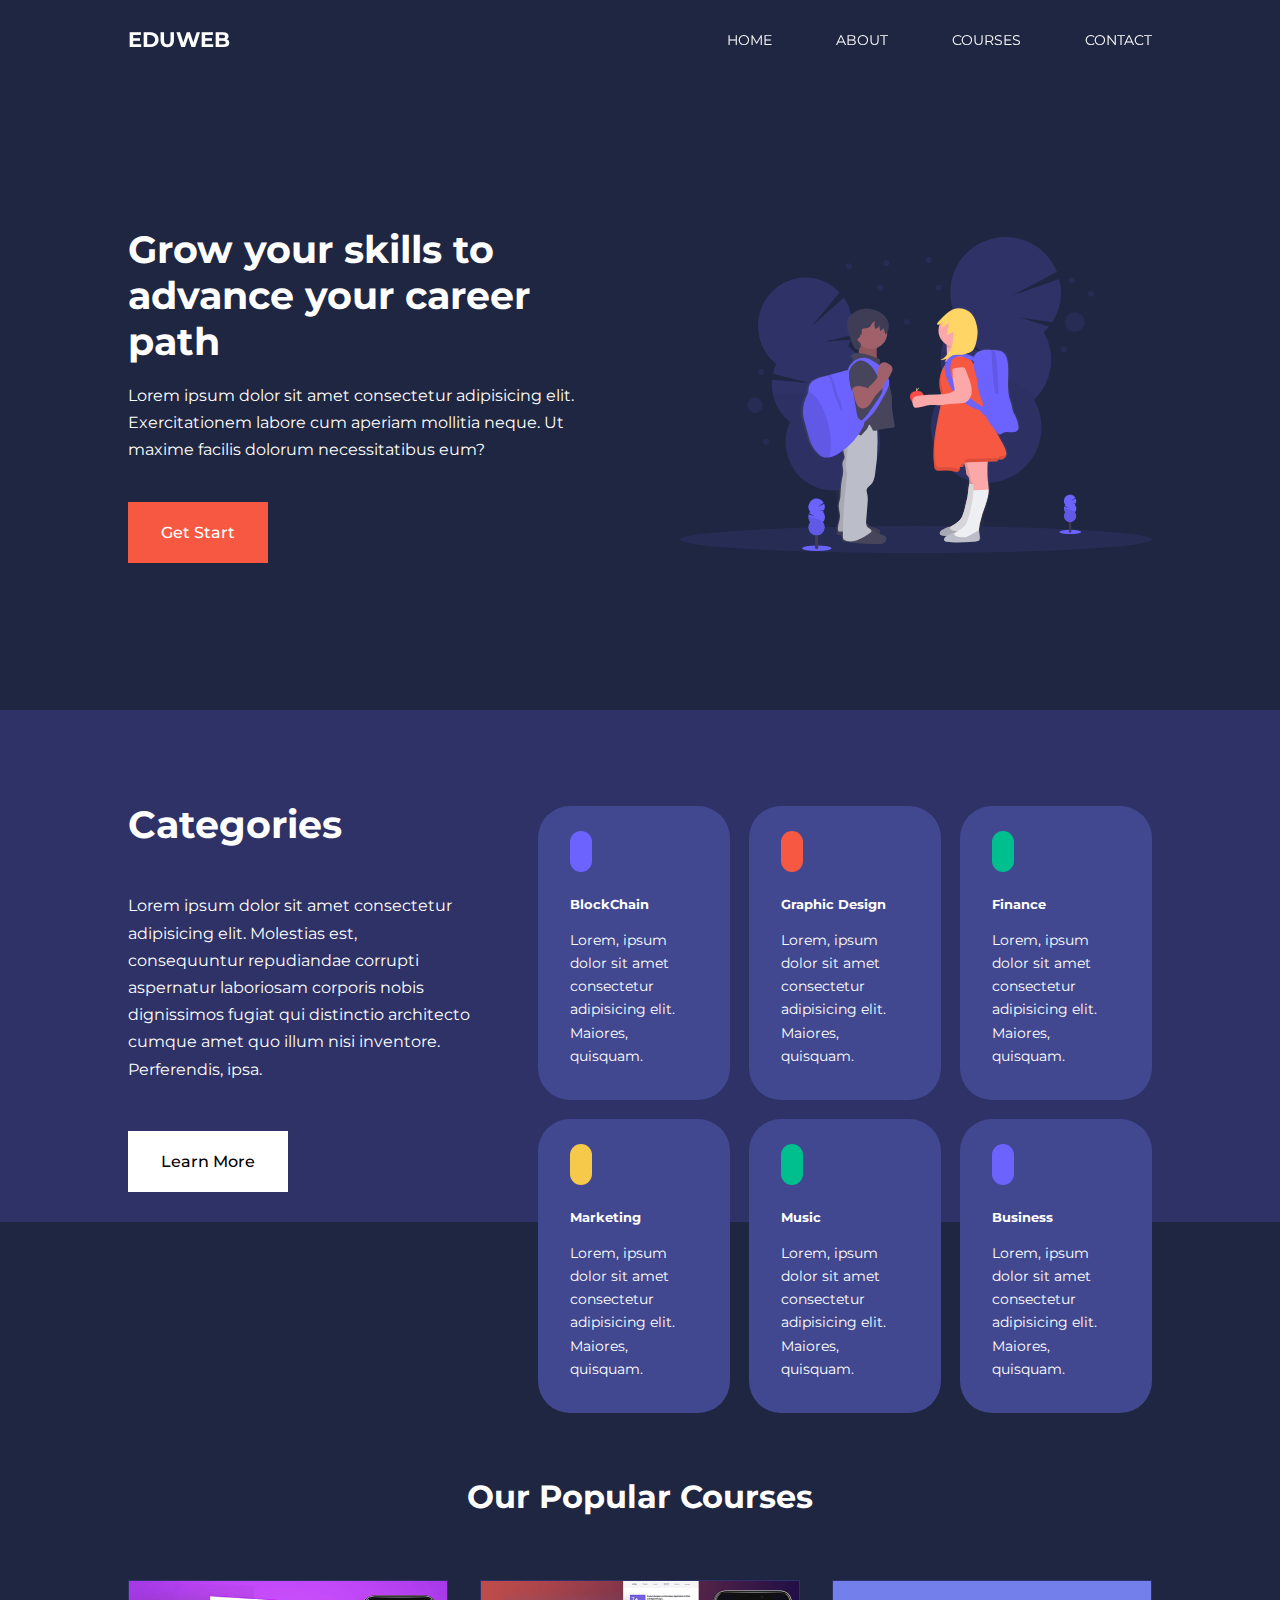
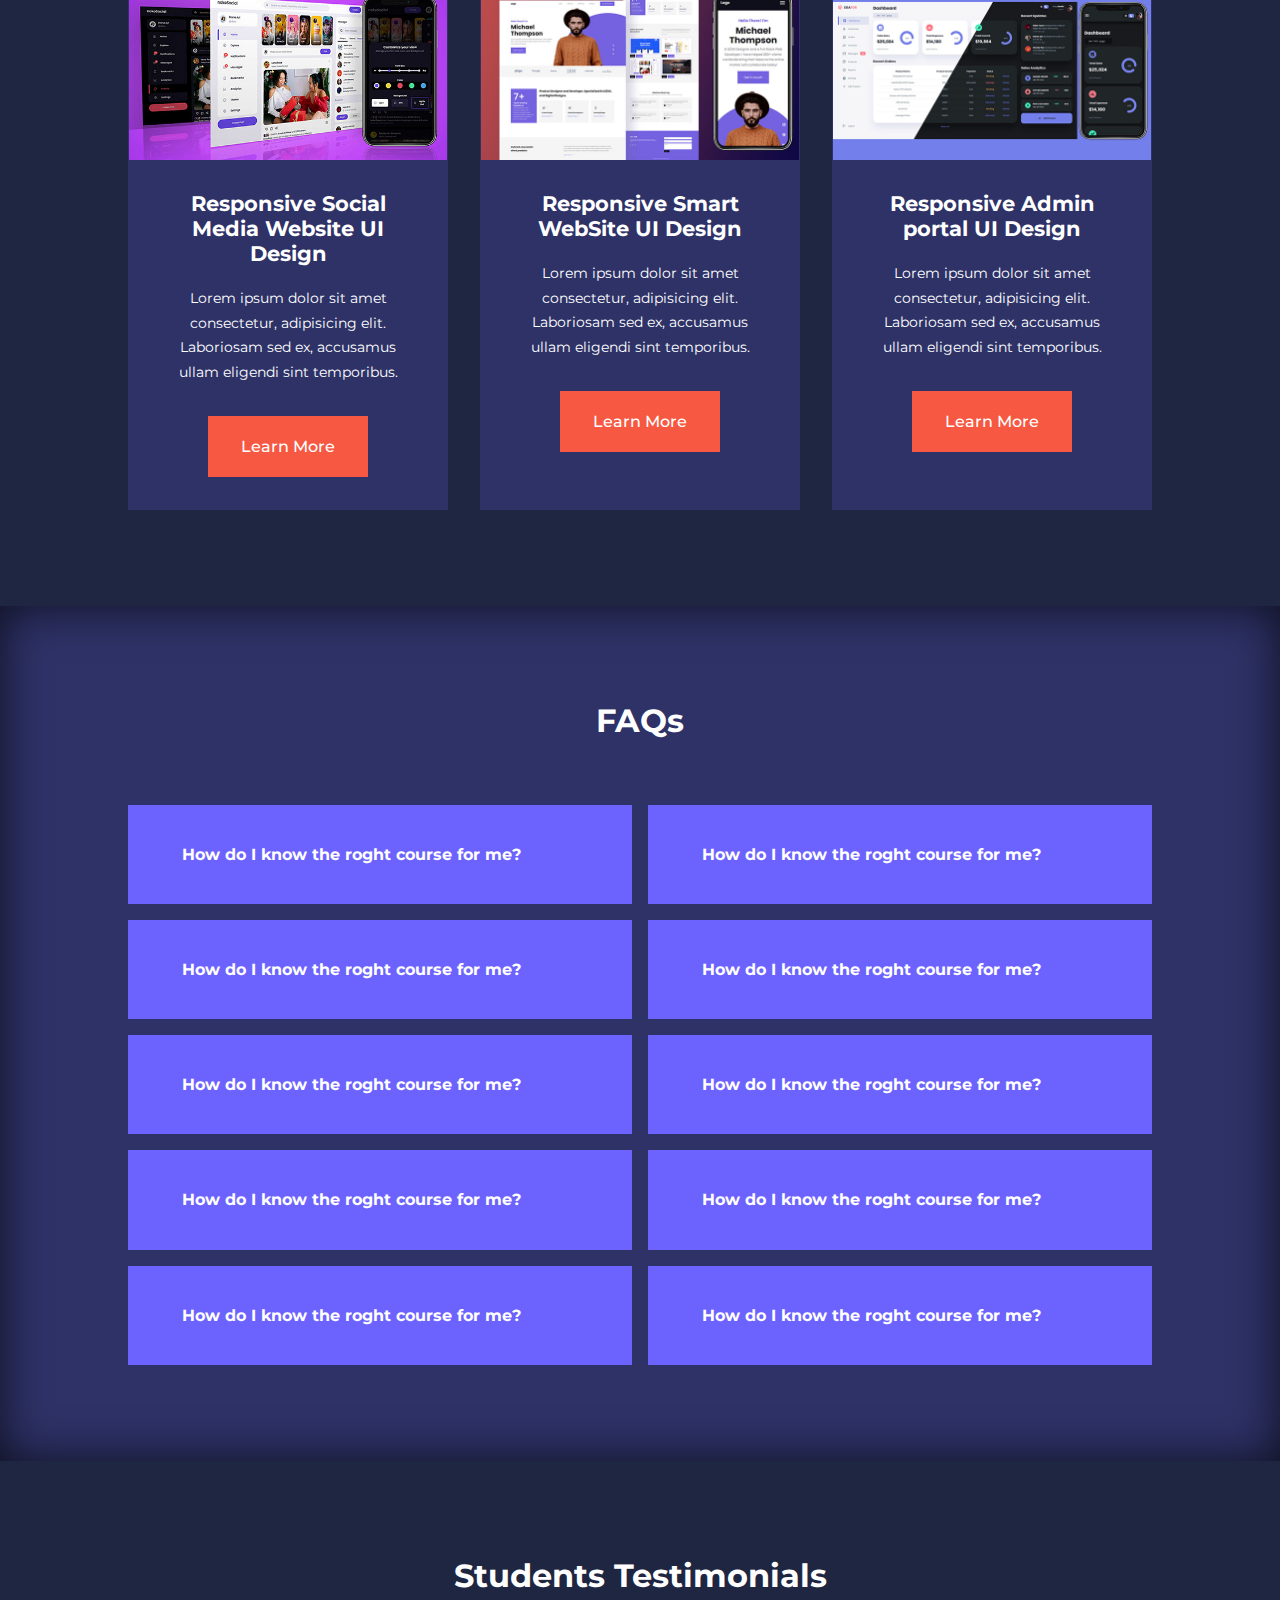
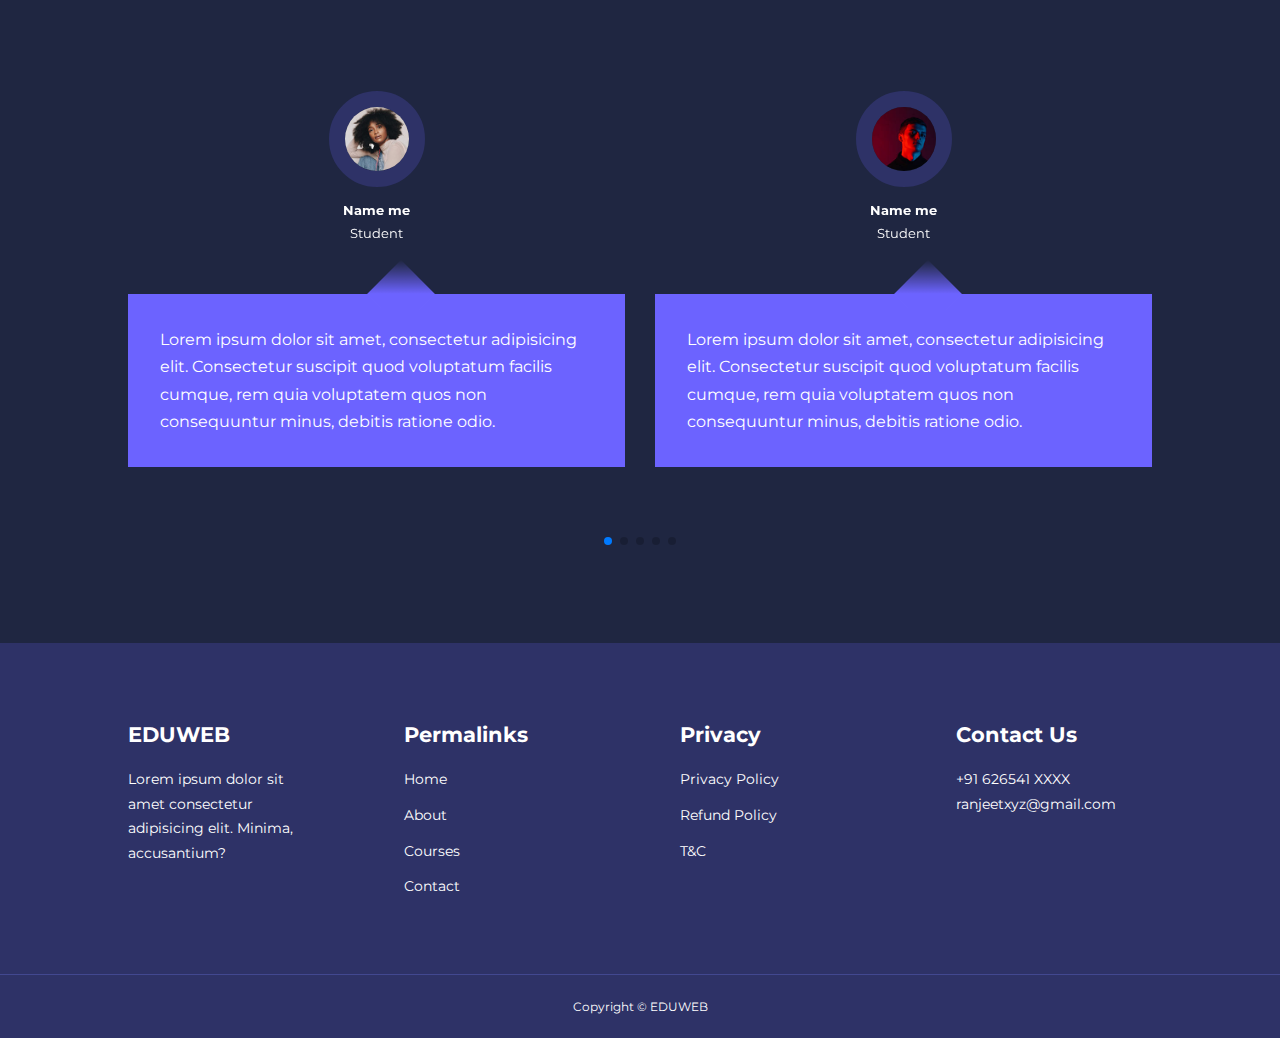
<file: index.html>
<!DOCTYPE html>
<html lang="en">
  <head>
    <meta charset="UTF-8" />
    <meta http-equiv="X-UA-Compatible" content="IE=edge" />
    <meta name="viewport" content="width=device-width, initial-scale=1.0" />
    <title>EDUWEB</title>
    <link rel="stylesheet" href="CSS/style.css" />
    <!-- ICONSCOUNT CDN  -->
    <link
      rel="stylesheet"
      href="https://unicons.iconscout.com/release/v4.0.0/css/line.css"
    />
    <link
      rel="stylesheet"
      href="https://cdn.jsdelivr.net/npm/swiper@8/swiper-bundle.min.css"
    />
  </head>

  <body>
    <nav>
      <div class="container nav__container">
        <a href="index.html"><h4>EDUWEB</h4></a>
        <ul class="nav__menu">
          <li><a href="index.html">HOME</a></li>
          <li><a href="about.html">ABOUT</a></li>
          <li><a href="courses.html">COURSES</a></li>
          <li><a href="contact.html">CONTACT</a></li>
        </ul>
        <button id="open-menu-btn"><i class="uil uil-bars"></i></button>
        <button id="close-menu-btn"><i class="uil uil-multiply"></i></button>
      </div>
    </nav>
    <!-- =====================END OF NAV BAR========================== -->
    <header>
      <div class="container header__container">
        <div class="header__left">
          <h1>Grow your skills to advance your career path</h1>
          <p>
            Lorem ipsum dolor sit amet consectetur adipisicing elit.
            Exercitationem labore cum aperiam mollitia neque. Ut maxime facilis
            dolorum necessitatibus eum?
          </p>
          <a href="courses.html" class="btn btn-primary"> Get Start</a>
        </div>
        <div class="header__right">
          <img src="images/header.svg" alt="" />
        </div>
      </div>
    </header>
    <!-- End of header -->
    <section class="categories">
      <div class="container categories__container">
        <div class="categories__left">
          <h1>Categories</h1>
          <p>
            Lorem ipsum dolor sit amet consectetur adipisicing elit. Molestias
            est, consequuntur repudiandae corrupti aspernatur laboriosam
            corporis nobis dignissimos fugiat qui distinctio architecto cumque
            amet quo illum nisi inventore. Perferendis, ipsa.
          </p>
          <a href="#" class="btn">Learn More</a>
        </div>
        <div class="categories__right">
          <article class="category">
            <span class="category__icon"
              ><i class="uil uil-bitcoin-circle"></i
            ></span>
            <h5>BlockChain</h5>
            <p>
              Lorem, ipsum dolor sit amet consectetur adipisicing elit. Maiores,
              quisquam.
            </p>
          </article>
          <article class="category">
            <span class="category__icon"><i class="uil uil-palette"></i></span>
            <h5>Graphic Design</h5>
            <p>
              Lorem, ipsum dolor sit amet consectetur adipisicing elit. Maiores,
              quisquam.
            </p>
          </article>
          <article class="category">
            <span class="category__icon"
              ><i class="uil uil-usd-circle"></i
            ></span>
            <h5>Finance</h5>
            <p>
              Lorem, ipsum dolor sit amet consectetur adipisicing elit. Maiores,
              quisquam.
            </p>
          </article>
          <article class="category">
            <span class="category__icon"
              ><i class="uil uil-megaphone"></i
            ></span>
            <h5>Marketing</h5>
            <p>
              Lorem, ipsum dolor sit amet consectetur adipisicing elit. Maiores,
              quisquam.
            </p>
          </article>
          <article class="category">
            <span class="category__icon"><i class="uil uil-music"></i></span>
            <h5>Music</h5>
            <p>
              Lorem, ipsum dolor sit amet consectetur adipisicing elit. Maiores,
              quisquam.
            </p>
          </article>
          <article class="category">
            <span class="category__icon"
              ><i class="uil uil-puzzle-piece"></i
            ></span>
            <h5>Business</h5>
            <p>
              Lorem, ipsum dolor sit amet consectetur adipisicing elit. Maiores,
              quisquam.
            </p>
          </article>
        </div>
      </div>
    </section>

    <!--  End of Category -->

    <section class="courses">
      <h2>Our Popular Courses</h2>
      <div class="container courses__container">
        <article class="course">
          <div class="course__image">
            <img src="images/course1.jpg" alt="" />
          </div>
          <div class="course__info">
            <h4>Responsive Social Media Website UI Design</h4>
            <p>
              Lorem ipsum dolor sit amet consectetur, adipisicing elit.
              Laboriosam sed ex, accusamus ullam eligendi sint temporibus.
            </p>
            <a href="" class="btn btn-primary">Learn More</a>
          </div>
        </article>
        <article class="course">
          <div class="course__image">
            <img src="images/course2.jpg" alt="" />
          </div>
          <div class="course__info">
            <h4>Responsive Smart WebSite UI Design</h4>
            <p>
              Lorem ipsum dolor sit amet consectetur, adipisicing elit.
              Laboriosam sed ex, accusamus ullam eligendi sint temporibus.
            </p>
            <a href="" class="btn btn-primary">Learn More</a>
          </div>
        </article>
        <article class="course">
          <div class="course__image">
            <img src="images/course3.jpg" alt="" />
          </div>
          <div class="course__info">
            <h4>Responsive Admin portal UI Design</h4>
            <p>
              Lorem ipsum dolor sit amet consectetur, adipisicing elit.
              Laboriosam sed ex, accusamus ullam eligendi sint temporibus.
            </p>
            <a href="" class="btn btn-primary">Learn More</a>
          </div>
        </article>
      </div>
    </section>

    <!--  End of courses -->

    <section class="faqs">
      <h2>FAQs</h2>
      <div class="container faqs__container">
        <article class="faq">
          <div class="faq__icon"><i class="uil uil-plus"></i></div>
          <div class="question__answer">
            <h4>How do I know the roght course for me?</h4>
            <p>
              Lorem ipsum dolor sit amet consectetur, adipisicing elit. Enim
              aperiam minus sint maxime natus possimus, eum impedit deleniti
              nihil fugiat harum tempora soluta deserunt quos cupiditate
              numquam, assumenda placeat temporibus.
            </p>
          </div>
        </article>
        <article class="faq">
          <div class="faq__icon"><i class="uil uil-plus"></i></div>
          <div class="question__answer">
            <h4>How do I know the roght course for me?</h4>
            <p>
              Lorem ipsum dolor sit amet consectetur, adipisicing elit. Enim
              aperiam minus sint maxime natus possimus, eum impedit deleniti
              nihil fugiat harum tempora soluta deserunt quos cupiditate
              numquam, assumenda placeat temporibus.
            </p>
          </div>
        </article>
        <article class="faq">
          <div class="faq__icon"><i class="uil uil-plus"></i></div>
          <div class="question__answer">
            <h4>How do I know the roght course for me?</h4>
            <p>
              Lorem ipsum dolor sit amet consectetur, adipisicing elit. Enim
              aperiam minus sint maxime natus possimus, eum impedit deleniti
              nihil fugiat harum tempora soluta deserunt quos cupiditate
              numquam, assumenda placeat temporibus.
            </p>
          </div>
        </article>
        <article class="faq">
          <div class="faq__icon"><i class="uil uil-plus"></i></div>
          <div class="question__answer">
            <h4>How do I know the roght course for me?</h4>
            <p>
              Lorem ipsum dolor sit amet consectetur, adipisicing elit. Enim
              aperiam minus sint maxime natus possimus, eum impedit deleniti
              nihil fugiat harum tempora soluta deserunt quos cupiditate
              numquam, assumenda placeat temporibus.
            </p>
          </div>
        </article>
        <article class="faq">
          <div class="faq__icon"><i class="uil uil-plus"></i></div>
          <div class="question__answer">
            <h4>How do I know the roght course for me?</h4>
            <p>
              Lorem ipsum dolor sit amet consectetur, adipisicing elit. Enim
              aperiam minus sint maxime natus possimus, eum impedit deleniti
              nihil fugiat harum tempora soluta deserunt quos cupiditate
              numquam, assumenda placeat temporibus.
            </p>
          </div>
        </article>
        <article class="faq">
          <div class="faq__icon"><i class="uil uil-plus"></i></div>
          <div class="question__answer">
            <h4>How do I know the roght course for me?</h4>
            <p>
              Lorem ipsum dolor sit amet consectetur, adipisicing elit. Enim
              aperiam minus sint maxime natus possimus, eum impedit deleniti
              nihil fugiat harum tempora soluta deserunt quos cupiditate
              numquam, assumenda placeat temporibus.
            </p>
          </div>
        </article>
        <article class="faq">
          <div class="faq__icon"><i class="uil uil-plus"></i></div>
          <div class="question__answer">
            <h4>How do I know the roght course for me?</h4>
            <p>
              Lorem ipsum dolor sit amet consectetur, adipisicing elit. Enim
              aperiam minus sint maxime natus possimus, eum impedit deleniti
              nihil fugiat harum tempora soluta deserunt quos cupiditate
              numquam, assumenda placeat temporibus.
            </p>
          </div>
        </article>
        <article class="faq">
          <div class="faq__icon"><i class="uil uil-plus"></i></div>
          <div class="question__answer">
            <h4>How do I know the roght course for me?</h4>
            <p>
              Lorem ipsum dolor sit amet consectetur, adipisicing elit. Enim
              aperiam minus sint maxime natus possimus, eum impedit deleniti
              nihil fugiat harum tempora soluta deserunt quos cupiditate
              numquam, assumenda placeat temporibus.
            </p>
          </div>
        </article>
        <article class="faq">
          <div class="faq__icon"><i class="uil uil-plus"></i></div>
          <div class="question__answer">
            <h4>How do I know the roght course for me?</h4>
            <p>
              Lorem ipsum dolor sit amet consectetur, adipisicing elit. Enim
              aperiam minus sint maxime natus possimus, eum impedit deleniti
              nihil fugiat harum tempora soluta deserunt quos cupiditate
              numquam, assumenda placeat temporibus.
            </p>
          </div>
        </article>
        <article class="faq">
          <div class="faq__icon"><i class="uil uil-plus"></i></div>
          <div class="question__answer">
            <h4>How do I know the roght course for me?</h4>
            <p>
              Lorem ipsum dolor sit amet consectetur, adipisicing elit. Enim
              aperiam minus sint maxime natus possimus, eum impedit deleniti
              nihil fugiat harum tempora soluta deserunt quos cupiditate
              numquam, assumenda placeat temporibus.
            </p>
          </div>
        </article>
      </div>
    </section>
    <!--  ENd of FAQs -->
    <section class="container testimonials__container mySwiper">
      <h2>Students Testimonials</h2>
      <div class="swiper-wrapper">
        <article class="testimonial swiper-slide">
          <div class="avatar">
            <img src="images/avatar1.jpg " alt="" />
          </div>
          <div class="testimonial__info">
            <h5>Name me</h5>
            <small>Student</small>
          </div>
          <div class="testimonial__body">
            <p>
              Lorem ipsum dolor sit amet, consectetur adipisicing elit.
              Consectetur suscipit quod voluptatum facilis cumque, rem quia
              voluptatem quos non consequuntur minus, debitis ratione odio.
            </p>
          </div>
        </article>
        <article class="testimonial swiper-slide">
          <div class="avatar">
            <img src="images/avatar2.jpg " alt="" />
          </div>
          <div class="testimonial__info">
            <h5>Name me</h5>
            <small>Student</small>
          </div>
          <div class="testimonial__body">
            <p>
              Lorem ipsum dolor sit amet, consectetur adipisicing elit.
              Consectetur suscipit quod voluptatum facilis cumque, rem quia
              voluptatem quos non consequuntur minus, debitis ratione odio.
            </p>
          </div>
        </article>
        <article class="testimonial swiper-slide">
          <div class="avatar">
            <img src="images/avatar3.jpg " alt="" />
          </div>
          <div class="testimonial__info">
            <h5>Name me</h5>
            <small>Student</small>
          </div>
          <div class="testimonial__body">
            <p>
              Lorem ipsum dolor sit amet, consectetur adipisicing elit.
              Consectetur suscipit quod voluptatum facilis cumque, rem quia
              voluptatem quos non consequuntur minus, debitis ratione odio.
            </p>
          </div>
        </article>
        <article class="testimonial swiper-slide">
          <div class="avatar">
            <img src="images/avatar4.jpg " alt="" />
          </div>
          <div class="testimonial__info">
            <h5>Name me</h5>
            <small>Student</small>
          </div>
          <div class="testimonial__body">
            <p>
              Lorem ipsum dolor sit amet, consectetur adipisicing elit.
              Consectetur suscipit quod voluptatum facilis cumque, rem quia
              voluptatem quos non consequuntur minus, debitis ratione odio.
            </p>
          </div>
        </article>
        <article class="testimonial swiper-slide">
          <div class="avatar">
            <img src="images/avatar5.jpg " alt="" />
          </div>
          <div class="testimonial__info">
            <h5>Name me</h5>
            <small>Student</small>
          </div>
          <div class="testimonial__body">
            <p>
              Lorem ipsum dolor sit amet, consectetur adipisicing elit.
              Consectetur suscipit quod voluptatum facilis cumque, rem quia
              voluptatem quos non consequuntur minus, debitis ratione odio.
            </p>
          </div>
        </article>
        <article class="testimonial swiper-slide">
          <div class="avatar">
            <img src="images/avatar6.jpg " alt="" />
          </div>
          <div class="testimonial__info">
            <h5>Name me</h5>
            <small>Student</small>
          </div>
          <div class="testimonial__body">
            <p>
              Lorem ipsum dolor sit amet, consectetur adipisicing elit.
              Consectetur suscipit quod voluptatum facilis cumque, rem quia
              voluptatem quos non consequuntur minus, debitis ratione odio.
            </p>
          </div>
        </article>
      </div>
      <div class="swiper-pagination"></div>
    </section>
<!-- End of Testimonials -->


    <!--  Footer -->

    <footer>
        <div class="container footer__container">
            <div class="footer__1">
                <a href="index.html" class="footer__logo"><h4>EDUWEB</h4></a>
                <p>
                    Lorem ipsum dolor sit amet consectetur adipisicing elit. Minima, accusantium?
                </p>
            </div>
            <div class="footer__2">
                <h4>Permalinks</h4>
                <ul class="permalinks">
                    <li><a href="index.html">Home</a></li>
                    <li><a href="about.html">About</a></li>
                    <li><a href="courses.html">Courses</a></li>
                    <li><a href="contact.html">Contact</a></li>
                </ul>
            </div>
            <div class="footer__3">
                <h4>Privacy</h4>
                <ul class="privacy">
                    <li><a href="#">Privacy Policy</a></li>
                    <li><a href="#">Refund Policy</a></li>
                    <li><a href="#">T&C</a></li>
                </ul>
            </div>
            <div class="footer__4">
                <h4>Contact Us</h4>
                <div>
                    <p>
                        +91 626541 XXXX
                    </p>
                    <p>ranjeetxyz@gmail.com</p>
                </div>
                <ul class="footer__socials">
                    <li>
                        <a href="#" class="uil uil-facebook-f"></a>
                    </li>
                    <li>
                        <a href="#" class="uil uil-instagram-alt"></a>
                    </li>
                    <li>
                        <a href="#" class="uil uil-twitter"></a>
                    </li>
                    <li>
                        <a href="#" class="uil uil-linkedin"></a>
                    </li>
                </ul>
            </div>
        </div>
        <div class="footer__copyright">
            <small>Copyright &copy; EDUWEB</small>
        </div>
    </footer>
    <!-- End of Footer -->
    <script src="js/script.js"></script>
    <script src="https://cdn.jsdelivr.net/npm/swiper@8/swiper-bundle.min.js"></script>
    <script>
      var swiper = new Swiper(".mySwiper", {
        slidesPerView: 1,
        spaceBetween: 30,
        pagination: {
          el: ".swiper-pagination",
          clickable: true,
        },
        //  when window width is >= 600px
        breakpoints:{
            600:{
                slidesPerView: 2,
            }
        }
      });
    </script> 
  </body>
</html>
</file>
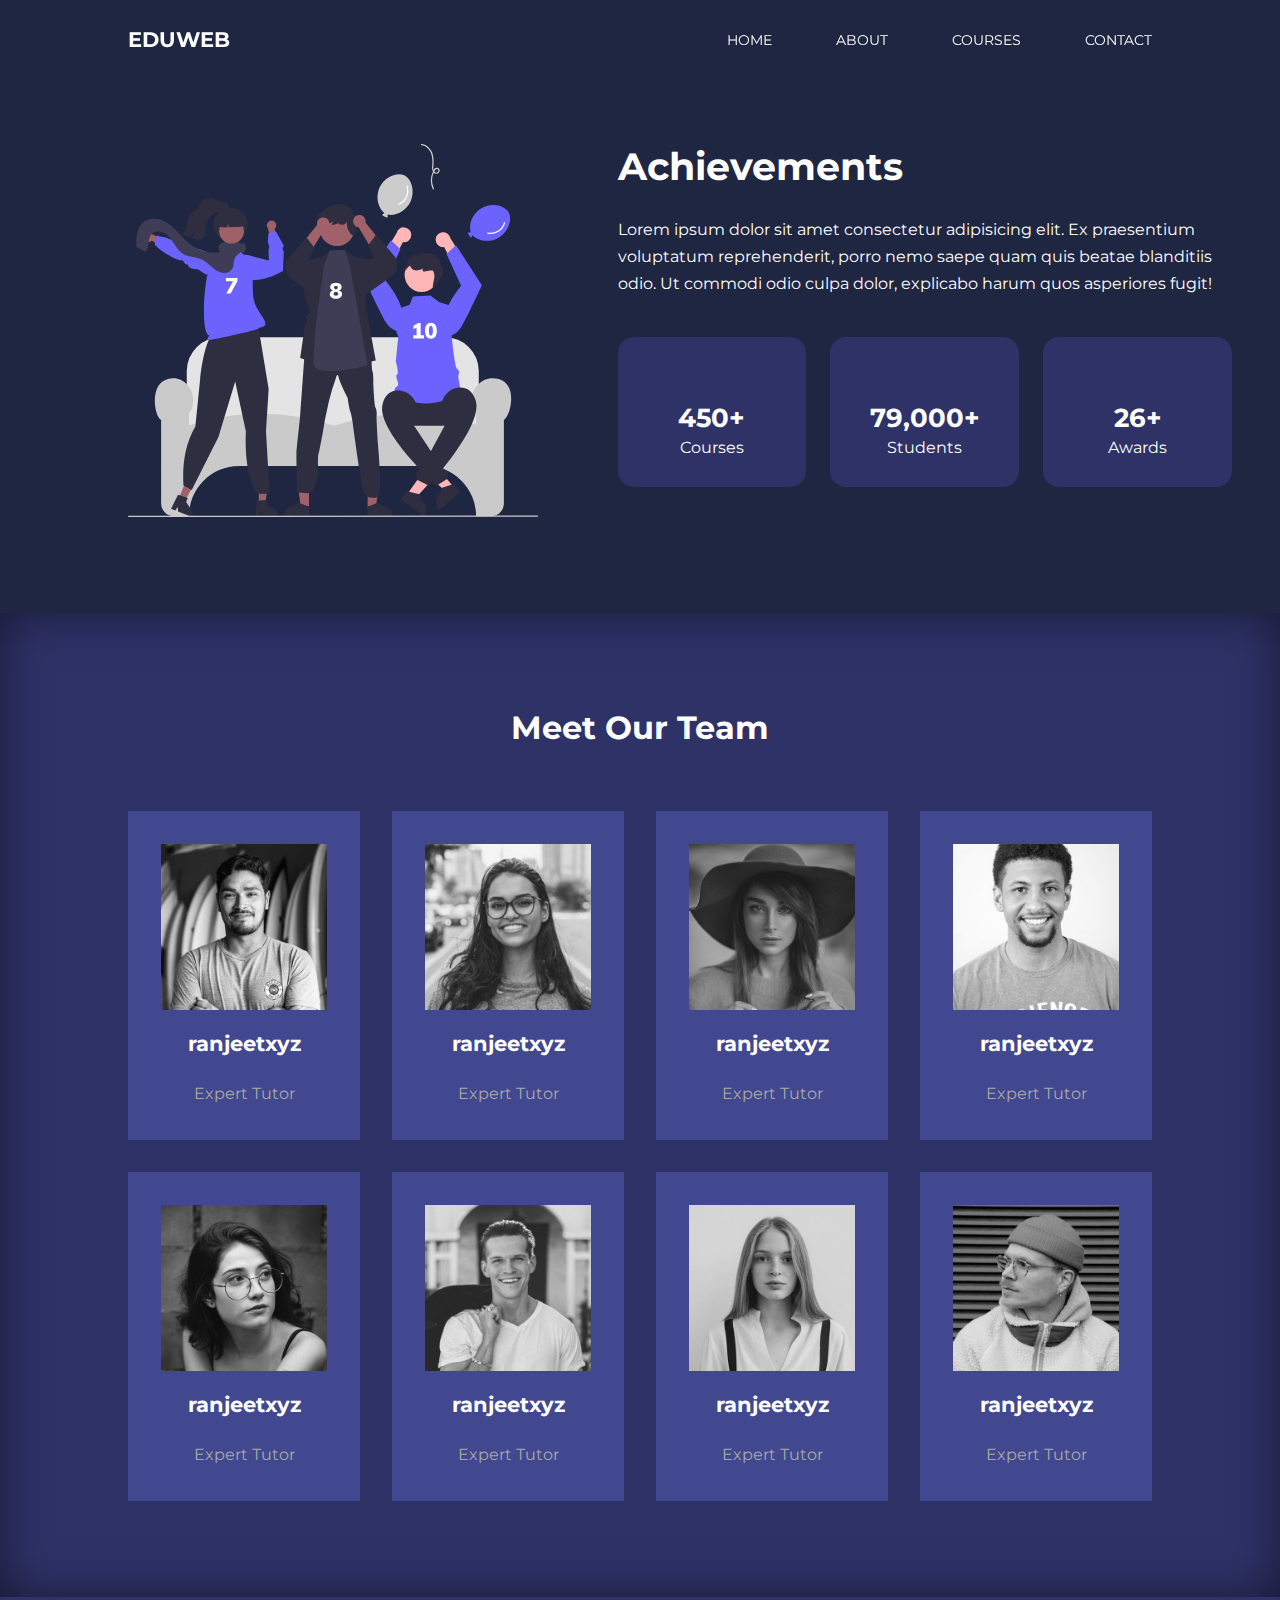
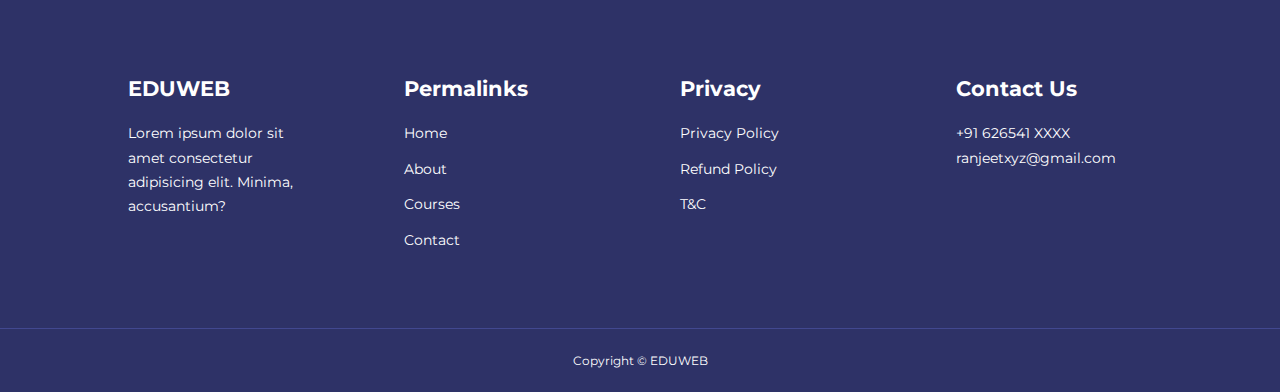
<file: about.html>
<!DOCTYPE html>
<html lang="en">
  <head>
    <meta charset="UTF-8" />
    <meta http-equiv="X-UA-Compatible" content="IE=edge" />
    <meta name="viewport" content="width=device-width, initial-scale=1.0" />
    <title>EDUWEB</title>
    <link rel="stylesheet" href="CSS/style.css" />
    <link rel="stylesheet" href="CSS/about.css" />
    <!-- ICONSCOUNT CDN  -->
    <link
      rel="stylesheet"
      href="https://unicons.iconscout.com/release/v4.0.0/css/line.css"
    />
  </head>

  <body>
    <nav>
      <div class="container nav__container">
        <a href="index.html"><h4>EDUWEB</h4></a>
        <ul class="nav__menu">
          <li><a href="index.html">HOME</a></li>
          <li><a href="about.html">ABOUT</a></li>
          <li><a href="courses.html">COURSES</a></li>
          <li><a href="contact.html">CONTACT</a></li>
        </ul>
        <button id="open-menu-btn"><i class="uil uil-bars"></i></button>
        <button id="close-menu-btn"><i class="uil uil-multiply"></i></button>
      </div>
    </nav>
    <!-- End of nav -->
    <section class="about__achievements">
      <div class="container about__achievements-container">
        <div class="about__achievements-left">
          <img src="./images/about achievements.svg" alt="" />
        </div>
        <div class="about__achievements-right">
          <h1>Achievements</h1>
          <p>
            Lorem ipsum dolor sit amet consectetur adipisicing elit. Ex
            praesentium voluptatum reprehenderit, porro nemo saepe quam quis
            beatae blanditiis odio. Ut commodi odio culpa dolor, explicabo harum
            quos asperiores fugit!
          </p>
          <div class="achievements__cards">
            <article class="achievement__card">
              <span class="achievement__icon"> 
                <i class="uil uil-video"></i>
              </span>
              <h3>450+</h3>
              <p>Courses</p>
            </article>
            <article class="achievement__card">
              <span class="achievement__icon"> 
                <i class="uil uil-users-alt"></i>
              </span>
              <h3>79,000+</h3>
              <p>Students</p>
            </article>
            <article class="achievement__card">
              <span class="achievement__icon"> 
                <i class="uil uil-trophy"></i>
              </span>
              <h3>26+</h3>
              <p>Awards</p>
            </article>
          </div>
        </div>
      </div>
    </section>
    <!--  End of the achievements -->
    <section class="team">
        <h2>Meet Our Team</h2>
        <div class="container team__container">
            <article class="team__member">
                <div class="team__member-image">
                    <img src="./images/tm1.jpg" alt="">
                </div>
                <div class="team__member-info">
                    <h4>ranjeetxyz</h4>
                    <p>Expert Tutor</p>
                </div>
                <div class="team__member-socials">
                    <a href="https://instagram.com" target="_blank"><i class="uil uil-instagram"> </i></a>
                    <a href="https://twitter.com" target="_blank"><i class="uil uil-twitter-alt"> </i></a>
                    <a href="https://linkedin.com" target="_blank"><i class="uil uil-linkedin-alt"> </i></a>
                </div>
            </article>
            <article class="team__member">
                <div class="team__member-image">
                    <img src="./images/tm2.jpg" alt="">
                </div>
                <div class="team__member-info">
                    <h4>ranjeetxyz</h4>
                    <p>Expert Tutor</p>
                </div>
                <div class="team__member-socials">
                    <a href="https://instagram.com" target="_blank"><i class="uil uil-instagram"> </i></a>
                    <a href="https://twitter.com" target="_blank"><i class="uil uil-twitter-alt"> </i></a>
                    <a href="https://linkedin.com" target="_blank"><i class="uil uil-linkedin-alt"> </i></a>
                </div>
            </article>
            <article class="team__member">
                <div class="team__member-image">
                    <img src="./images/tm3.jpg" alt="">
                </div>
                <div class="team__member-info">
                    <h4>ranjeetxyz</h4>
                    <p>Expert Tutor</p>
                </div>
                <div class="team__member-socials">
                    <a href="https://instagram.com" target="_blank"><i class="uil uil-instagram"> </i></a>
                    <a href="https://twitter.com" target="_blank"><i class="uil uil-twitter-alt"> </i></a>
                    <a href="https://linkedin.com" target="_blank"><i class="uil uil-linkedin-alt"> </i></a>
                </div>
            </article>
            <article class="team__member">
                <div class="team__member-image">
                    <img src="./images/tm4.jpg" alt="">
                </div>
                <div class="team__member-info">
                    <h4>ranjeetxyz</h4>
                    <p>Expert Tutor</p>
                </div>
                <div class="team__member-socials">
                    <a href="https://instagram.com" target="_blank"><i class="uil uil-instagram"> </i></a>
                    <a href="https://twitter.com" target="_blank"><i class="uil uil-twitter-alt"> </i></a>
                    <a href="https://linkedin.com" target="_blank"><i class="uil uil-linkedin-alt"> </i></a>
                </div>
            </article>
            <article class="team__member">
                <div class="team__member-image">
                    <img src="./images/tm5.jpg" alt="">
                </div>
                <div class="team__member-info">
                    <h4>ranjeetxyz</h4>
                    <p>Expert Tutor</p>
                </div>
                <div class="team__member-socials">
                    <a href="https://instagram.com" target="_blank"><i class="uil uil-instagram"> </i></a>
                    <a href="https://twitter.com" target="_blank"><i class="uil uil-twitter-alt"> </i></a>
                    <a href="https://linkedin.com" target="_blank"><i class="uil uil-linkedin-alt"> </i></a>
                </div>
            </article>
            <article class="team__member">
                <div class="team__member-image">
                    <img src="./images/tm6.jpg" alt="">
                </div>
                <div class="team__member-info">
                    <h4>ranjeetxyz</h4>
                    <p>Expert Tutor</p>
                </div>
                <div class="team__member-socials">
                    <a href="https://instagram.com" target="_blank"><i class="uil uil-instagram"> </i></a>
                    <a href="https://twitter.com" target="_blank"><i class="uil uil-twitter-alt"> </i></a>
                    <a href="https://linkedin.com" target="_blank"><i class="uil uil-linkedin-alt"> </i></a>
                </div>
            </article>
            <article class="team__member">
                <div class="team__member-image">
                    <img src="./images/tm7.jpg" alt="">
                </div>
                <div class="team__member-info">
                    <h4>ranjeetxyz</h4>
                    <p>Expert Tutor</p>
                </div>
                <div class="team__member-socials">
                    <a href="https://instagram.com" target="_blank"><i class="uil uil-instagram"> </i></a>
                    <a href="https://twitter.com" target="_blank"><i class="uil uil-twitter-alt"> </i></a>
                    <a href="https://linkedin.com" target="_blank"><i class="uil uil-linkedin-alt"> </i></a>
                </div>
            </article>
            <article class="team__member">
                <div class="team__member-image">
                    <img src="./images/tm8.jpg" alt="">
                </div>
                <div class="team__member-info">
                    <h4>ranjeetxyz</h4>
                    <p>Expert Tutor</p>
                </div>
                <div class="team__member-socials">
                    <a href="https://instagram.com" target="_blank"><i class="uil uil-instagram"> </i></a>
                    <a href="https://twitter.com" target="_blank"><i class="uil uil-twitter-alt"> </i></a>
                    <a href="https://linkedin.com" target="_blank"><i class="uil uil-linkedin-alt"> </i></a>
                </div>
            </article>
        </div>
    </section>
    <!-- End of team section -->
    <!--  Footer -->

    <footer>
      <div class="container footer__container">
        <div class="footer__1">
          <a href="index.html" class="footer__logo"><h4>EDUWEB</h4></a>
          <p>
            Lorem ipsum dolor sit amet consectetur adipisicing elit. Minima,
            accusantium?
          </p>
        </div>
        <div class="footer__2">
          <h4>Permalinks</h4>
          <ul class="permalinks">
            <li><a href="index.html">Home</a></li>
            <li><a href="about.html">About</a></li>
            <li><a href="courses.html">Courses</a></li>
            <li><a href="contact.html">Contact</a></li>
          </ul>
        </div>
        <div class="footer__3">
          <h4>Privacy</h4>
          <ul class="privacy">
            <li><a href="#">Privacy Policy</a></li>
            <li><a href="#">Refund Policy</a></li>
            <li><a href="#">T&C</a></li>
          </ul>
        </div>
        <div class="footer__4">
          <h4>Contact Us</h4>
          <div>
            <p>+91 626541 XXXX</p>
            <p>ranjeetxyz@gmail.com</p>
          </div>
          <ul class="footer__socials">
            <li>
              <a href="#" class="uil uil-facebook-f"></a>
            </li>
            <li>
              <a href="#" class="uil uil-instagram-alt"></a>
            </li>
            <li>
              <a href="#" class="uil uil-twitter"></a>
            </li>
            <li>
              <a href="#" class="uil uil-linkedin"></a>
            </li>
          </ul>
        </div>
      </div>
      <div class="footer__copyright">
        <small>Copyright &copy; EDUWEB</small>
      </div>
    </footer>
    <!-- End of Footer -->
    <script src="js/script.js"></script>
  </body>
</html>
</file>
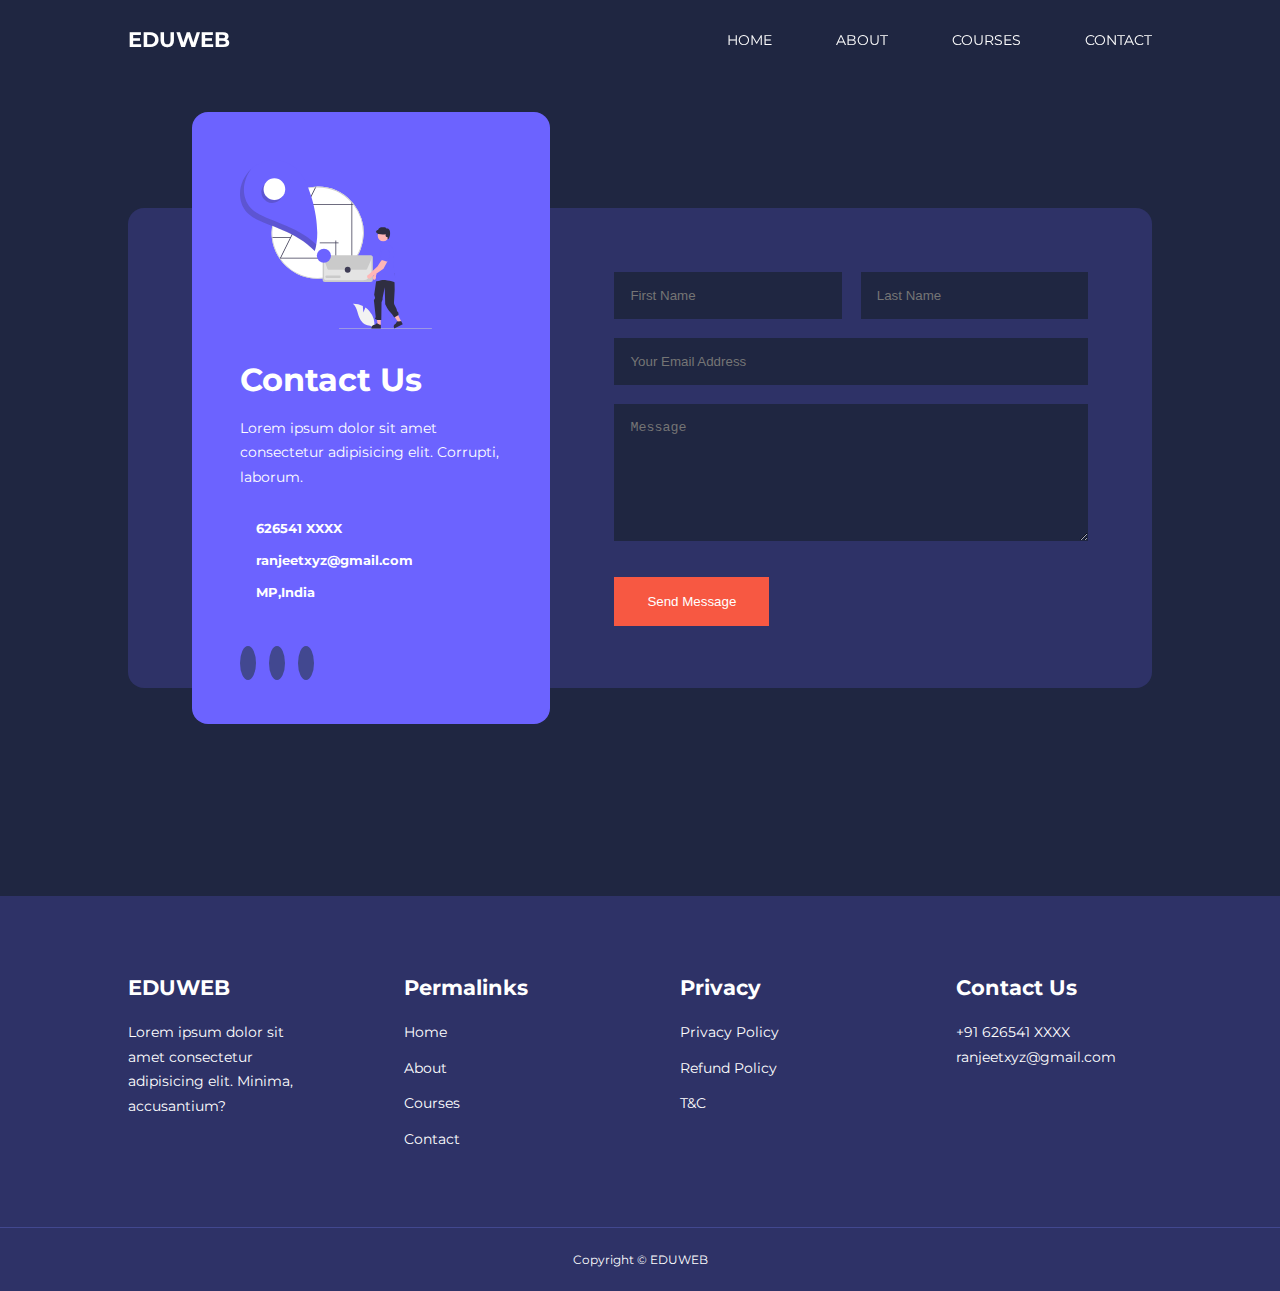
<file: contact.html>
<!DOCTYPE html>
<html lang="en">
  <head>
    <meta charset="UTF-8" />
    <meta http-equiv="X-UA-Compatible" content="IE=edge" />
    <meta name="viewport" content="width=device-width, initial-scale=1.0" />
    <title>EDUWEB</title>
    <link rel="stylesheet" href="CSS/style.css" />
    <link rel="stylesheet" href="CSS/contact.css" />
    <!-- ICONSCOUNT CDN  -->
    <link
      rel="stylesheet"
      href="https://unicons.iconscout.com/release/v4.0.0/css/line.css"
    />
    <style>
      .courses {
        margin-top: 1rem;
      }
    </style>
  </head>

  <body>
    <nav>
      <div class="container nav__container">
        <a href="index.html"><h4>EDUWEB</h4></a>
        <ul class="nav__menu">
          <li><a href="index.html">HOME</a></li>
          <li><a href="about.html">ABOUT</a></li>
          <li><a href="courses.html">COURSES</a></li>
          <li><a href="contact.html">CONTACT</a></li>
        </ul>
        <button id="open-menu-btn"><i class="uil uil-bars"></i></button>
        <button id="close-menu-btn"><i class="uil uil-multiply"></i></button>
      </div>
    </nav>
    <!-- End of nav -->

    <section class="contact">
      <div class="container contact__container">
        <aside class="contact__aside">
          <div class="aside__image">
            <img src="./images/contact.svg" alt="" />
          </div>
          <h2>Contact Us</h2>
          <p>
            Lorem ipsum dolor sit amet consectetur adipisicing elit. Corrupti,
            laborum.
          </p>
          <ul class="contact__details">
            <li>
              <i class="uil uil-phone-times"></i>
              <h5>626541 XXXX</h5>
            </li>
            <li>
              <i class="uil uil-envelope"></i>
              <h5>ranjeetxyz@gmail.com</h5>
            </li>
            <li>
              <i class="uil uil-location-point"></i>
              <h5>MP,India</h5>
            </li>
          </ul>
          <ul class="contact__socials">
            <li>
              <a href="https://instagram.com" target="_blank"
                ><i class="uil uil-instagram"> </i
              ></a>
            </li>
            <li>
              <a href="https://twitter.com" target="_blank"
                ><i class="uil uil-twitter-alt"> </i
              ></a>
            </li>
            <li>
              <a href="https://linkedin.com" target="_blank"
                ><i class="uil uil-linkedin-alt"> </i
              ></a>
            </li>
          </ul>
        </aside>
        <form class="contact__form">
            <div class="form__name">
                <input type="text" name="First Name" placeholder="First Name" required>
                <input type="text" name="Last Name" placeholder="Last Name" required>
            </div>
            <input type="email" name="Email Address" placeholder="Your Email Address" required>
            <textarea name="Message"  rows="7" placeholder="Message" required></textarea>
            <button type="submit" class="btn btn-primary">Send Message</button>
        </form>
      </div>
    </section>

    <!--  Footer -->

    <footer>
      <div class="container footer__container">
        <div class="footer__1">
          <a href="index.html" class="footer__logo"><h4>EDUWEB</h4></a>
          <p>
            Lorem ipsum dolor sit amet consectetur adipisicing elit. Minima,
            accusantium?
          </p>
        </div>
        <div class="footer__2">
          <h4>Permalinks</h4>
          <ul class="permalinks">
            <li><a href="index.html">Home</a></li>
            <li><a href="about.html">About</a></li>
            <li><a href="courses.html">Courses</a></li>
            <li><a href="contact.html">Contact</a></li>
          </ul>
        </div>
        <div class="footer__3">
          <h4>Privacy</h4>
          <ul class="privacy">
            <li><a href="#">Privacy Policy</a></li>
            <li><a href="#">Refund Policy</a></li>
            <li><a href="#">T&C</a></li>
          </ul>
        </div>
        <div class="footer__4">
          <h4>Contact Us</h4>
          <div>
            <p>+91 626541 XXXX</p>
            <p>ranjeetxyz@gmail.com</p>
          </div>
          <ul class="footer__socials">
            <li>
              <a href="#" class="uil uil-facebook-f"></a>
            </li>
            <li>
              <a href="#" class="uil uil-instagram-alt"></a>
            </li>
            <li>
              <a href="#" class="uil uil-twitter"></a>
            </li>
            <li>
              <a href="#" class="uil uil-linkedin"></a>
            </li>
          </ul>
        </div>
      </div>
      <div class="footer__copyright">
        <small>Copyright &copy; EDUWEB</small>
      </div>
    </footer>
    <!-- End of Footer -->
    <script src="js/script.js"></script>
  </body>
</html>
</file>
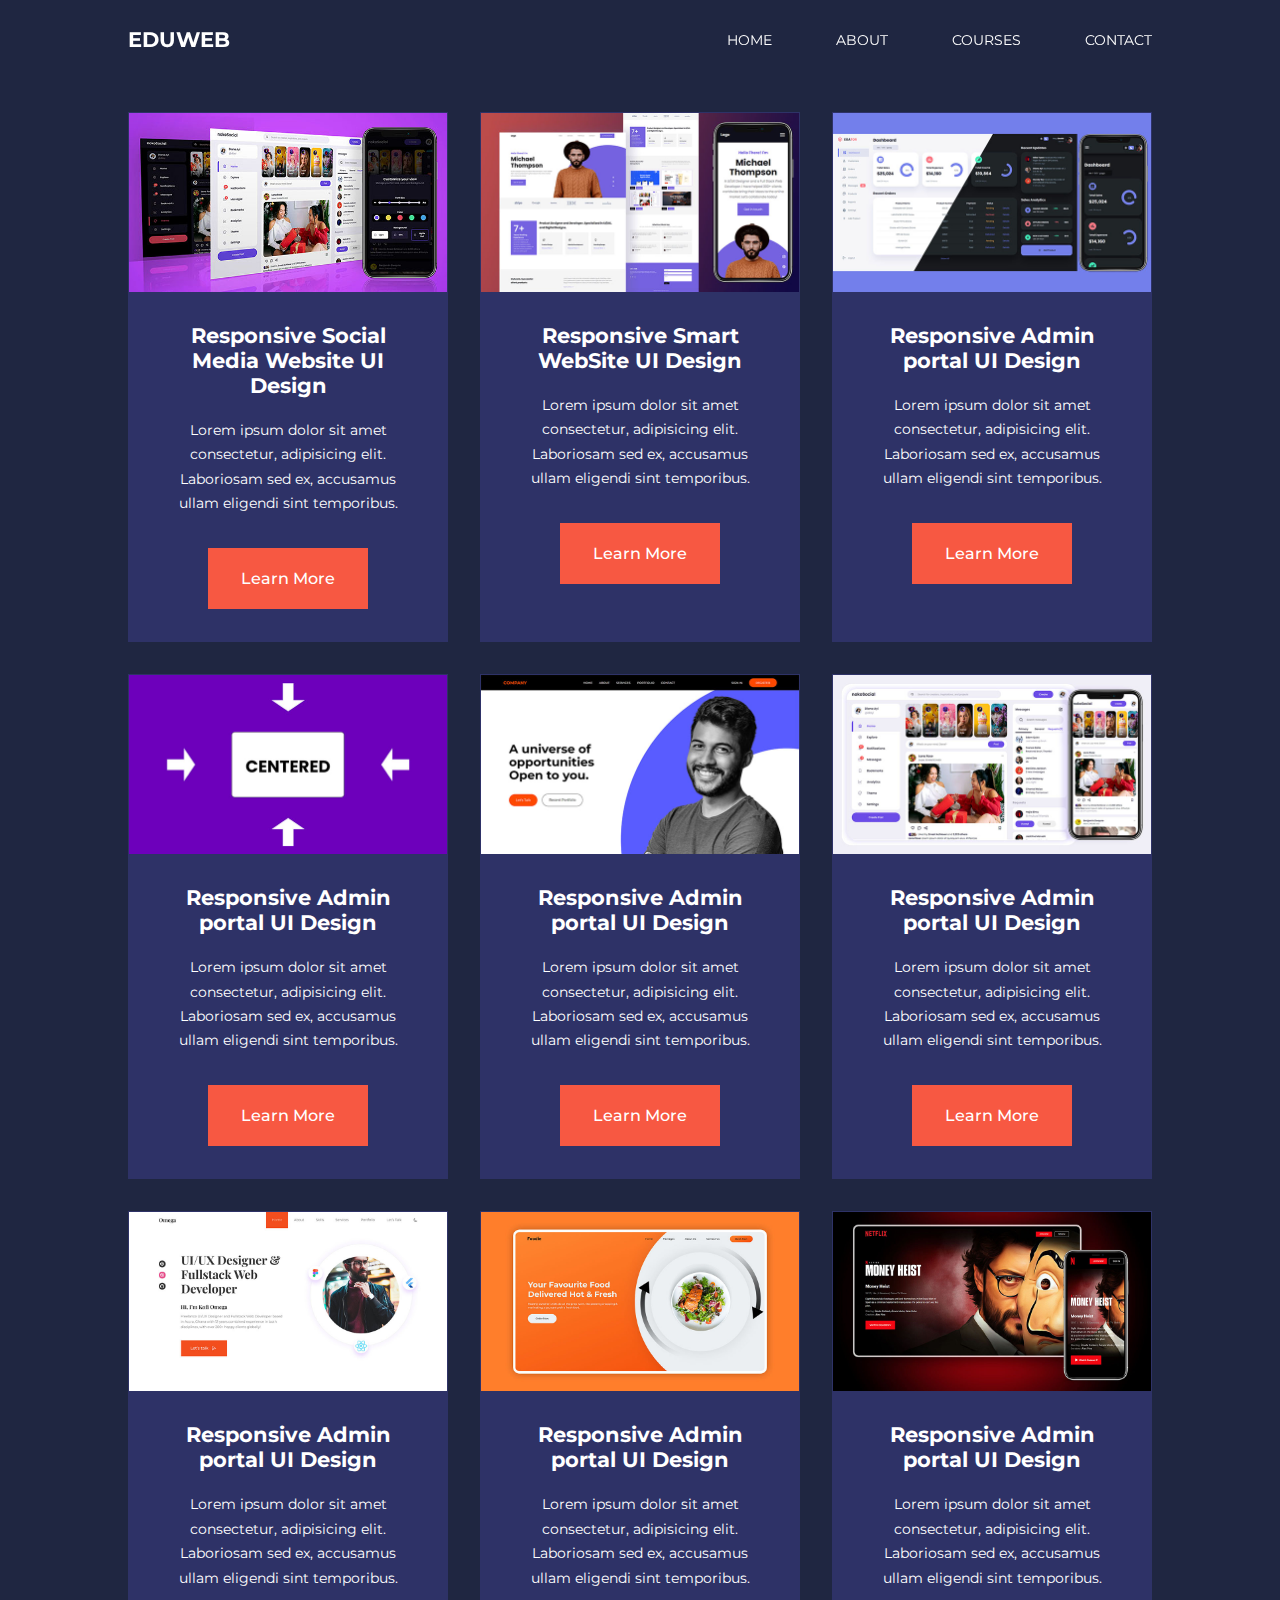
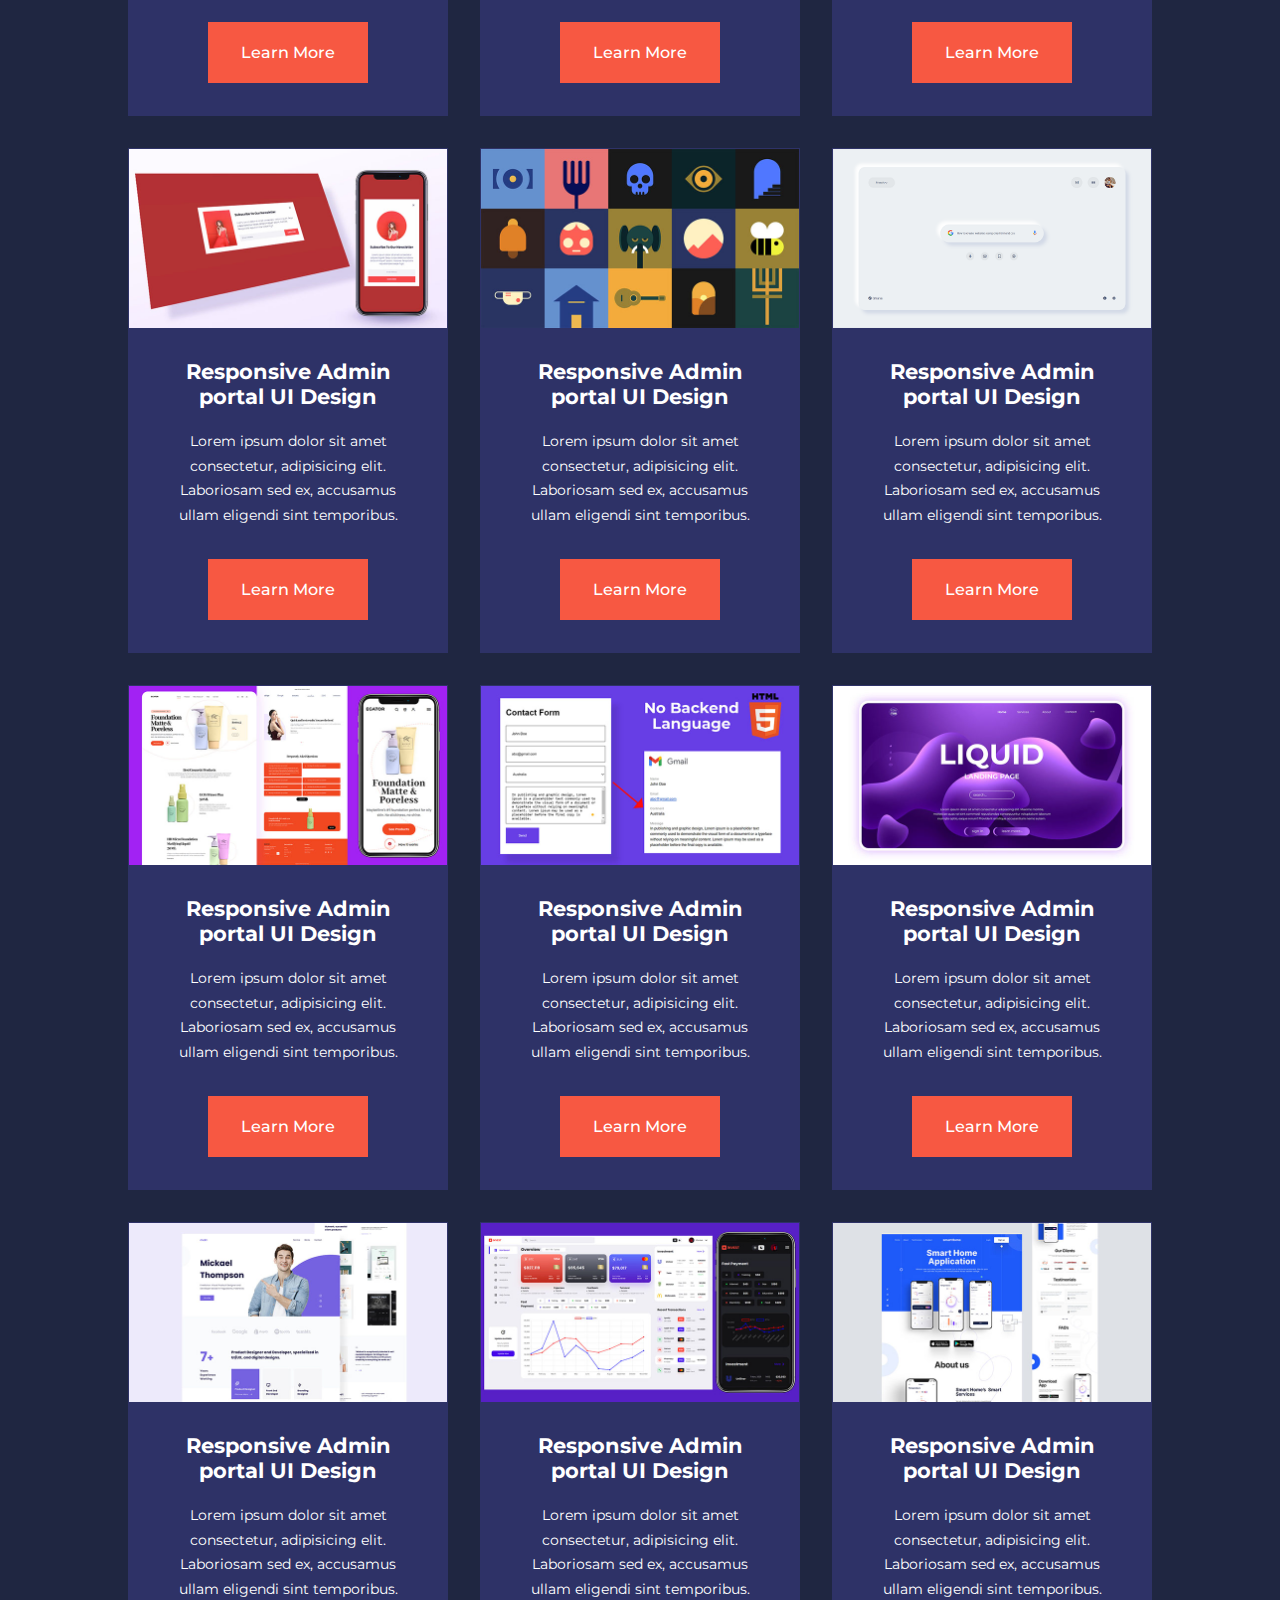
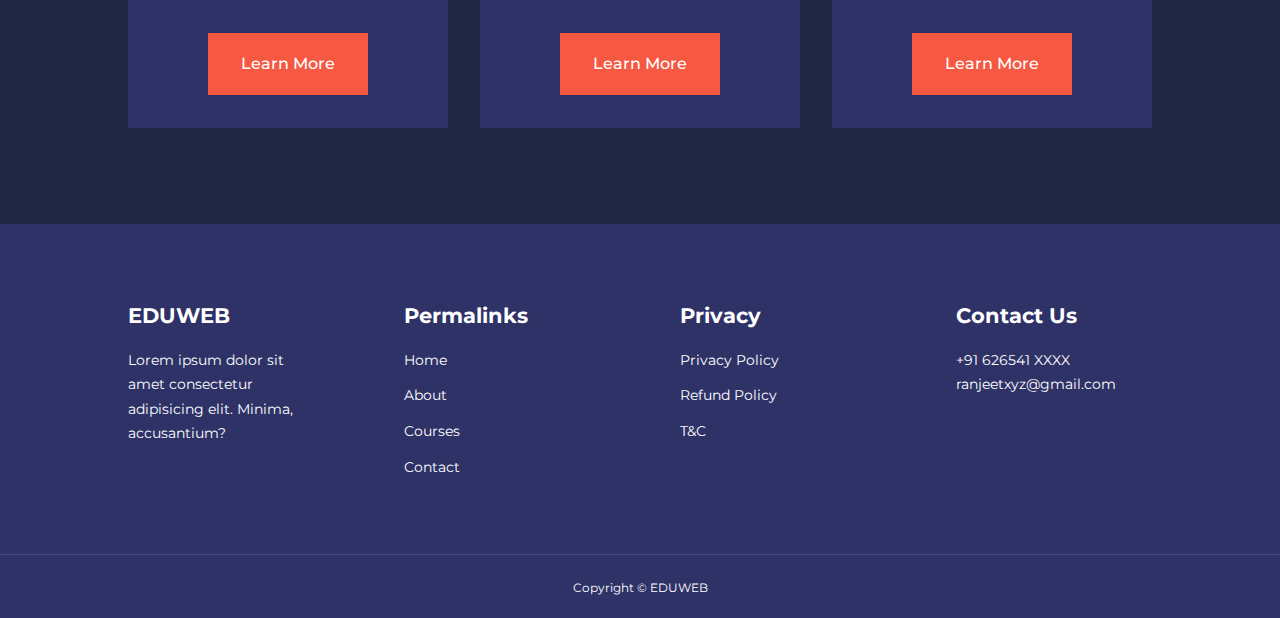
<file: courses.html>
<!DOCTYPE html>
<html lang="en">
  <head>
    <meta charset="UTF-8" />
    <meta http-equiv="X-UA-Compatible" content="IE=edge" />
    <meta name="viewport" content="width=device-width, initial-scale=1.0" />
    <title>EDUWEB</title>
    <link rel="stylesheet" href="CSS/about.css" />
    <link rel="stylesheet" href="CSS/style.css" />
    <!-- ICONSCOUNT CDN  -->
    <link
      rel="stylesheet"
      href="https://unicons.iconscout.com/release/v4.0.0/css/line.css"
    />
    <style>
        .courses{
            margin-top: 1rem;
        }
    </style>
  </head>

  <body>
    <nav>
      <div class="container nav__container">
        <a href="index.html"><h4>EDUWEB</h4></a>
        <ul class="nav__menu">
          <li><a href="index.html">HOME</a></li>
          <li><a href="about.html">ABOUT</a></li>
          <li><a href="courses.html">COURSES</a></li>
          <li><a href="contact.html">CONTACT</a></li>
        </ul>
        <button id="open-menu-btn"><i class="uil uil-bars"></i></button>
        <button id="close-menu-btn"><i class="uil uil-multiply"></i></button>
      </div>
    </nav>
    <!-- End of nav -->
    <section class="courses">
        <!-- <h2>Our Popular Courses</h2> -->
        <div class="container courses__container">
          <article class="course">
            <div class="course__image">
              <img src="images/course1.jpg" alt="" />
            </div>
            <div class="course__info">
              <h4>Responsive Social Media Website UI Design</h4>
              <p>
                Lorem ipsum dolor sit amet consectetur, adipisicing elit.
                Laboriosam sed ex, accusamus ullam eligendi sint temporibus.
              </p>
              <a href="" class="btn btn-primary">Learn More</a>
            </div>
          </article>
          <article class="course">
            <div class="course__image">
              <img src="images/course2.jpg" alt="" />
            </div>
            <div class="course__info">
              <h4>Responsive Smart WebSite UI Design</h4>
              <p>
                Lorem ipsum dolor sit amet consectetur, adipisicing elit.
                Laboriosam sed ex, accusamus ullam eligendi sint temporibus.
              </p>
              <a href="" class="btn btn-primary">Learn More</a>
            </div>
          </article>
          <article class="course">
            <div class="course__image">
              <img src="images/course3.jpg" alt="" />
            </div>
            <div class="course__info">
              <h4>Responsive Admin portal UI Design</h4>
              <p>
                Lorem ipsum dolor sit amet consectetur, adipisicing elit.
                Laboriosam sed ex, accusamus ullam eligendi sint temporibus.
              </p>
              <a href="" class="btn btn-primary">Learn More</a>
            </div>
          </article>
          <article class="course">
            <div class="course__image">
              <img src="images/course4.jpg" alt="" />
            </div>
            <div class="course__info">
              <h4>Responsive Admin portal UI Design</h4>
              <p>
                Lorem ipsum dolor sit amet consectetur, adipisicing elit.
                Laboriosam sed ex, accusamus ullam eligendi sint temporibus.
              </p>
              <a href="" class="btn btn-primary">Learn More</a>
            </div>
          </article>
          <article class="course">
            <div class="course__image">
              <img src="images/course5.jpg" alt="" />
            </div>
            <div class="course__info">
              <h4>Responsive Admin portal UI Design</h4>
              <p>
                Lorem ipsum dolor sit amet consectetur, adipisicing elit.
                Laboriosam sed ex, accusamus ullam eligendi sint temporibus.
              </p>
              <a href="" class="btn btn-primary">Learn More</a>
            </div>
          </article>
          <article class="course">
            <div class="course__image">
              <img src="images/course6.jpg" alt="" />
            </div>
            <div class="course__info">
              <h4>Responsive Admin portal UI Design</h4>
              <p>
                Lorem ipsum dolor sit amet consectetur, adipisicing elit.
                Laboriosam sed ex, accusamus ullam eligendi sint temporibus.
              </p>
              <a href="" class="btn btn-primary">Learn More</a>
            </div>
          </article>
          <article class="course">
            <div class="course__image">
              <img src="images/course7.jpg" alt="" />
            </div>
            <div class="course__info">
              <h4>Responsive Admin portal UI Design</h4>
              <p>
                Lorem ipsum dolor sit amet consectetur, adipisicing elit.
                Laboriosam sed ex, accusamus ullam eligendi sint temporibus.
              </p>
              <a href="" class="btn btn-primary">Learn More</a>
            </div>
          </article>
          <article class="course">
            <div class="course__image">
              <img src="images/course8.jpg" alt="" />
            </div>
            <div class="course__info">
              <h4>Responsive Admin portal UI Design</h4>
              <p>
                Lorem ipsum dolor sit amet consectetur, adipisicing elit.
                Laboriosam sed ex, accusamus ullam eligendi sint temporibus.
              </p>
              <a href="" class="btn btn-primary">Learn More</a>
            </div>
          </article>
          <article class="course">
            <div class="course__image">
              <img src="images/course9.jpg" alt="" />
            </div>
            <div class="course__info">
              <h4>Responsive Admin portal UI Design</h4>
              <p>
                Lorem ipsum dolor sit amet consectetur, adipisicing elit.
                Laboriosam sed ex, accusamus ullam eligendi sint temporibus.
              </p>
              <a href="" class="btn btn-primary">Learn More</a>
            </div>
          </article>
          <article class="course">
            <div class="course__image">
              <img src="images/course10.jpg" alt="" />
            </div>
            <div class="course__info">
              <h4>Responsive Admin portal UI Design</h4>
              <p>
                Lorem ipsum dolor sit amet consectetur, adipisicing elit.
                Laboriosam sed ex, accusamus ullam eligendi sint temporibus.
              </p>
              <a href="" class="btn btn-primary">Learn More</a>
            </div>
          </article>
          <article class="course">
            <div class="course__image">
              <img src="images/course11.jpg" alt="" />
            </div>
            <div class="course__info">
              <h4>Responsive Admin portal UI Design</h4>
              <p>
                Lorem ipsum dolor sit amet consectetur, adipisicing elit.
                Laboriosam sed ex, accusamus ullam eligendi sint temporibus.
              </p>
              <a href="" class="btn btn-primary">Learn More</a>
            </div>
          </article>
          <article class="course">
            <div class="course__image">
              <img src="images/course12.jpg" alt="" />
            </div>
            <div class="course__info">
              <h4>Responsive Admin portal UI Design</h4>
              <p>
                Lorem ipsum dolor sit amet consectetur, adipisicing elit.
                Laboriosam sed ex, accusamus ullam eligendi sint temporibus.
              </p>
              <a href="" class="btn btn-primary">Learn More</a>
            </div>
          </article>
          <article class="course">
            <div class="course__image">
              <img src="images/course13.jpg" alt="" />
            </div>
            <div class="course__info">
              <h4>Responsive Admin portal UI Design</h4>
              <p>
                Lorem ipsum dolor sit amet consectetur, adipisicing elit.
                Laboriosam sed ex, accusamus ullam eligendi sint temporibus.
              </p>
              <a href="" class="btn btn-primary">Learn More</a>
            </div>
          </article>
          <article class="course">
            <div class="course__image">
              <img src="images/course14.jpg" alt="" />
            </div>
            <div class="course__info">
              <h4>Responsive Admin portal UI Design</h4>
              <p>
                Lorem ipsum dolor sit amet consectetur, adipisicing elit.
                Laboriosam sed ex, accusamus ullam eligendi sint temporibus.
              </p>
              <a href="" class="btn btn-primary">Learn More</a>
            </div>
          </article>
          <article class="course">
            <div class="course__image">
              <img src="images/course15.jpg" alt="" />
            </div>
            <div class="course__info">
              <h4>Responsive Admin portal UI Design</h4>
              <p>
                Lorem ipsum dolor sit amet consectetur, adipisicing elit.
                Laboriosam sed ex, accusamus ullam eligendi sint temporibus.
              </p>
              <a href="" class="btn btn-primary">Learn More</a>
            </div>
          </article>
          <article class="course">
            <div class="course__image">
              <img src="images/course16.jpg" alt="" />
            </div>
            <div class="course__info">
              <h4>Responsive Admin portal UI Design</h4>
              <p>
                Lorem ipsum dolor sit amet consectetur, adipisicing elit.
                Laboriosam sed ex, accusamus ullam eligendi sint temporibus.
              </p>
              <a href="" class="btn btn-primary">Learn More</a>
            </div>
          </article>
          <article class="course">
            <div class="course__image">
              <img src="images/course17.jpg" alt="" />
            </div>
            <div class="course__info">
              <h4>Responsive Admin portal UI Design</h4>
              <p>
                Lorem ipsum dolor sit amet consectetur, adipisicing elit.
                Laboriosam sed ex, accusamus ullam eligendi sint temporibus.
              </p>
              <a href="" class="btn btn-primary">Learn More</a>
            </div>
          </article>
          <article class="course">
            <div class="course__image">
              <img src="images/course18.jpg" alt="" />
            </div>
            <div class="course__info">
              <h4>Responsive Admin portal UI Design</h4>
              <p>
                Lorem ipsum dolor sit amet consectetur, adipisicing elit.
                Laboriosam sed ex, accusamus ullam eligendi sint temporibus.
              </p>
              <a href="" class="btn btn-primary">Learn More</a>
            </div>
          </article>
        </div>
      </section>
     <!--  Footer -->

     <footer>
        <div class="container footer__container">
          <div class="footer__1">
            <a href="index.html" class="footer__logo"><h4>EDUWEB</h4></a>
            <p>
              Lorem ipsum dolor sit amet consectetur adipisicing elit. Minima,
              accusantium?
            </p>
          </div>
          <div class="footer__2">
            <h4>Permalinks</h4>
            <ul class="permalinks">
              <li><a href="index.html">Home</a></li>
              <li><a href="about.html">About</a></li>
              <li><a href="courses.html">Courses</a></li>
              <li><a href="contact.html">Contact</a></li>
            </ul>
          </div>
          <div class="footer__3">
            <h4>Privacy</h4>
            <ul class="privacy">
              <li><a href="#">Privacy Policy</a></li>
              <li><a href="#">Refund Policy</a></li>
              <li><a href="#">T&C</a></li>
            </ul>
          </div>
          <div class="footer__4">
            <h4>Contact Us</h4>
            <div>
              <p>+91 626541 XXXX</p>
              <p>ranjeetxyz@gmail.com</p>
            </div>
            <ul class="footer__socials">
              <li>
                <a href="#" class="uil uil-facebook-f"></a>
              </li>
              <li>
                <a href="#" class="uil uil-instagram-alt"></a>
              </li>
              <li>
                <a href="#" class="uil uil-twitter"></a>
              </li>
              <li>
                <a href="#" class="uil uil-linkedin"></a>
              </li>
            </ul>
          </div>
        </div>
        <div class="footer__copyright">
          <small>Copyright &copy; EDUWEB</small>
        </div>
      </footer>
      <!-- End of Footer -->
      <script src="js/script.js"></script>
    </body>
  </html>
</file>
<file: CSS/style.css>
@import url('https://fonts.googleapis.com/css2?family=Montserrat:wght@300;400;500;600;700;800;900&display=swap');

* {
    margin: 0;
    padding: 0;
    border: 0;
    outline: 0;
    text-decoration: none;
    list-style: none;
    box-sizing: border-box;
}

:root {
    --color-primary: #6c63ff;
    --color-success: #00bf8e;
    --color-warning: #f7c94b;
    --color-danger: #f75842;
    --color-danger-variant: rgba(247, 88, 66, 0.4);
    --color-white: #fff;
    --color-light: rgb(169, 169, 169);
    /* --color-ligth: rgba(255, 255, 255, 0.7); */
    --color-black: #000;
    --color-bg: #1f2641;
    --color-bg1: #2e3267;
    --color-bg2: #424890;

    --container-width-lg: 80%;
    --container-width-md: 90%;
    --container-width-sm: 94%;

    --transition: all 400ms ease;

}

body {
    font-family: 'Montserrat', sans-serif;
    line-height: 1.7;
    color: var(--color-white);
    background: var(--color-bg);
}

.container {
    width: var(--container-width-lg);
    margin: 0 auto;
}

section {
    padding: 6rem 0;
}

section h2 {
    text-align: center;
    margin-bottom: 4rem;
}

h1, h2, h3, h4, h5 {
    line-height: 1.2;
}

h1 {
    font-size: 2.4rem;
}

h2 {
    font-size: 2rem;
}

h3 {
    font-size: 1.6rem;
}

h4 {
    font-size: 1.3rem;
}

a {
    color: var(--color-white);
}

img {
    width: 100%;
    display: block;
    object-fit: cover;
}

.btn {
    display: inline-block;
    background: var(--color-white);
    color: var(--color-black);
    padding: 1rem 2rem;
    border: 1px solid transparent;
    font-weight: 500;
    transition: var(--transition);
}

.btn:hover {
    background: transparent;
    color: var(--color-white);
    border-color: var(--color-white);
}

.btn-primary {
    background: var(--color-danger);
    color: var(--color-white);
}

.window-scroll {
    background: var(--color-primary);
    box-shadow: 0 1rem 2rem rgba(0, 0, 0, 0.2);
}

/* ================NAVBAR====================== */
nav {
    /* background: red; */
    width: 100vw;
    height: 5rem;
    position: fixed;
    top: 0;
    z-index: 11;
}

.nav__container {
    height: 5rem;
    display: flex;
    justify-content: space-between;
    align-items: center;
}

nav button {
    display: none;
}

.nav__menu {
    display: flex;
    align-items: center;
    gap: 4rem;
}

.nav__menu a {
    /* color: blue; */
    font-size: 0.9rem;
    transition: var(--transition);
}

.nav__menu a:hover {
    color: var(--color-bg2);
}

/* header */
header {
    position: relative;
    top: 5rem;
    overflow: hidden;
    margin-bottom: 5rem;
    height: 70vh;
}

.header__container {
    display: grid;
    grid-template-columns: 1fr 1fr;
    align-items: center;
    gap: 5rem;
    height: 100%;
}

.header__left p {
    margin: 1rem 0 2.4rem;
}

/*  Categories */
.categories {
    background: var(--color-bg1);
    height: 32rem;
}

.categories h1 {
    line-height: 1;
    margin-bottom: 3rem;
}

.categories__container {
    display: grid;
    grid-template-columns: 40% 60%;
    /* gap: 4rem; */

}

.categories__left {
    margin-right: 4rem;
}

.categories__left p {
    margin: 1rem 0 3rem;
}

.categories__right {
    display: grid;
    grid-template-columns: repeat(3, 1fr);
    gap: 1.2rem;
}

.category {
    background: var(--color-bg2);
    padding: 2rem;
    border-radius: 2rem;
    transition: var(--transition);
}

.category:hover {
    box-shadow: 0 3rem 3rem rgba(0, 0, 0, 0.3);
    z-index: 1;
}

.category:nth-child(2) .category__icon {
    background: var(--color-danger);
}

.category:nth-child(3) .category__icon {
    background: var(--color-success);
}

.category:nth-child(4) .category__icon {
    background: var(--color-warning);
}

.category:nth-child(5) .category__icon {
    background: var(--color-success);
}

.category__icon {
    background: var(--color-primary);
    padding: 0.7rem;
    border-radius: 0.9rem;
}

.category h5 {
    margin: 2rem 0 1rem;
}

.category p {
    font-size: 0.85rem;
}

/* Courses */
.courses {
    margin-top: 10rem;
}

.courses__container {
    display: grid;
    grid-template-columns: repeat(3, 1fr);
    gap: 2rem;
}

.course {
    background: var(--color-bg1);
    text-align: center;
    border: 1px solid transparent;
    transition: var(--transition);
}

.course:hover {
    background: transparent;
    border-color: var(--color-primary);
}

.course__info {
    padding: 2rem;
}

.course__info p {
    margin: 1.2rem 0 2rem;
    font-size: 0.9rem;
}

/*  FAQs */
.faqs {
    background: var(--color-bg1);
    box-shadow: inset 0 0 3rem rgba(0, 0, 0, 0.7);
}

.faqs__container {
    display: grid;
    grid-template-columns: 1fr 1fr;
    gap: 1rem;
}

.faq {
    padding: 2rem;
    display: flex;
    align-items: center;
    gap: 1.4rem;
    height: fit-content;
    background: var(--color-primary);
    cursor: pointer;

}

.faq h4 {
    font-size: 1rem;
    line-height: 2.2;
}

.faq__icon {
    align-self: flex-start;
    font-size: 1.2rem;
}

.faq p {
    margin-top: 0.8rem;
    display: none;

}

.faq.open p {
    display: block;

}

/*  testimonials  */
.testimonials__container {
    overflow: hidden;
    position: relative;
    margin-bottom: 5rem;
}

.testimonial {
    padding-top: 2rem;
}

.avatar {
    width: 6rem;
    height: 6rem;
    border-radius: 50%;
    overflow: hidden;
    margin: 0 auto 1rem;
    border: 1rem solid var(--color-bg1);
}

.testimonial__info {
    text-align: center;
}

.testimonial__body {
    background: var(--color-primary);
    padding: 2rem;
    margin-top: 3rem;
    position: relative;
}

.testimonial__body::before {
    content: "";
    display: block;
    background: linear-gradient(135deg, transparent, var(--color-primary), var(--color-primary));
    width: 3rem;
    height: 3rem;
    position: absolute;
    left: 50%;
    top: -1.5rem;
    transform: rotate(45deg);
}

/* Footer */
footer {
    background: var(--color-bg1);
    padding-top: 5rem;
    font-size: 0.9rem;
}

.footer__container {
    display: grid;
    grid-template-columns: repeat(4, 1fr);
    gap: 5rem;
}

.footer__container>div h4 {
    margin-bottom: 1.2rem;
}

.footer__1 p {
    margin: 0 0 2rem;
}

footer ul li {
    margin-bottom: 0.7rem;
}

footer ul li a:hover {
    text-decoration: underline;
}

.footer__socials {
    display: flex;
    gap: 1rem;
    font-size: 1.2rem;
    margin-top: 2rem;
}

.footer__copyright {
    text-align: center;
    margin-top: 4rem;
    padding: 1.2rem 0;
    border-top: 1px solid var(--color-bg2);
}

/*  Tablats Media Queries */

@media screen and (max-width:1024px) {

    .container {
        width: var(--container-width-md);
    }

    h1 {
        font-size: 2.2rem;
    }

    h2 {
        font-size: 1.7rem;
    }

    h3 {
        font-size: 1.4re, ;
    }

    h4 {
        font-size: 1.2rem;
    }

    /*  NAvBar */
    nav button {
        display: inline-block;
        background-color: transparent;
        font-size: 1.8rem;
        color: var(--color-white);
        cursor: pointer;
    }

    nav button#close-menu-btn {
        display: none;
    }

    .nav__menu {
        position: fixed;
        top: 5rem;
        right: 5%;
        /* background-color: red; */
        height: fit-content;
        width: 18rem;
        flex-direction: column;
        gap: 0;
        display: none;
    }

    .nav__menu li {
        width: 100%;
        height: 5.8rem;
        animation: animateNavItems 400ms linear forwards;
        transform-origin: top right;
        opacity: 0;
    }

    .nav__menu li:nth-child(2) {
        animation-delay: 200ms;
    }

    .nav__menu li:nth-child(3) {
        animation-delay: 400ms;
    }

    .nav__menu li:nth-child(4) {
        animation-delay: 600ms;
    }

    @keyframes animateNavItems {
        0% {
            transform: rotateZ(-90deg) rotateX(0) scale(0.1);
        }

        100% {
            transform: rotateZ(0) rotateX(0) scale(1);
            opacity: 1;

        }
    }

    .nav__menu li a {
        background: var(--color-primary);
        box-shadow: -4rem 6rem 10rem rgba(0, 0, 0, 0.6);
        width: 100%;
        height: 100%;
        display: grid;
        place-items: center;
    }

    .nav__menu li a:hover {
        background: var(--color-bg2);
        color: var(--color-white);
    }




    /* Header Section for tablets */
    header {
        height: 52vh;
        margin-bottom: 4rem;
    }

    .header__container {
        gap: 0;
        padding-bottom: 3rem;
    }

    /* categories */
    .categories {
        height: auto;

    }

    .categories__container {
        grid-template-columns: 1fr;
        gap: 3rem;
    }

    .categories__left {
        margin-right: 0;
    }

    /* Popular Courses */
    .courses {
        margin-top: 0;
    }

    .courses__container {
        grid-template-columns: 1fr 1fr;
    }

    /* FAQs */
    .faqs__container {
        grid-template-columns: 1fr;
    }

    .faq {
        padding: 1.5rem;
    }

    /* Testimonial Section */
    /* Footer */
    .footer__container {
        grid-template-columns: 1fr 1fr;
    }
}

/*  phone media queries  */
@media screen and (max-width:600px) {
    .container {
        width: var(--container-width-sm);
    }

    /* navbar */
    .nav__menu {
        right: 3%;
    }

    /* Header */
    header {
        height: 100vh;
    }

    .header__container {

        grid-template-columns: 1fr;
        text-align: center;
        margin-top: 0;
    } 

    .header__left p {
        margin-bottom: 1.3rem;
    }

    /* categories */
    .categories__right {
        grid-template-columns: 1fr 1fr;
        gap: 0.7rem;
    }

    .category {
        padding: 1rem;
        border-radius: 1rem;
    }

    .category__icon {
        margin-top: 4px;
        display: inline-block;
    }

    /* populer Courses */
    .courses__container {
        grid-template-columns: 1fr;
    }

    /* testimonial section */
    .testimonial__body {
        padding: 1.2rem;
    }

    .footer__container {
        grid-template-columns: 1fr;
        text-align: center;
        gap: 2rem;
    }
    .footer__1{
        margin: 1rem auto;
    }
    .footer__socials{
        justify-content: center;
    }
}
</file>
<file: CSS/about.css>
/*  Achievements */
.about__achievements{
    margin-top: 3rem;
}
.about__achievements-container{
    display: grid;
    grid-template-columns: 40% 60%;
    gap: 5rem;
}

.about__achievements-right > p{
    margin: 1.6rem 0 2.5rem;
}
.achievements__cards{
    display: grid;
    grid-template-columns: repeat(3,1fr);
    gap: 1.5rem;
}
.achievement__card{
    background:var(--color-bg1);
    padding: 1.6rem;
    border-radius: 1rem;
    text-align: center;
}
.achievement__card:hover{
    background:var(--color-bg2);
    box-shadow: 0 3rem 3rem rgba(0,0,0,0.3);
}
.achievement__icon{
    background: var(--color-danger);
    padding: 0 0.6rem;
    border-radius: 1rem;
    display: inline-block;
    margin-bottom: 2rem;
    font-size: 2rem;
}
.achievement__card:nth-child(2) .achievement__icon{
    background: var(--color-success);
}
.achievement__card:nth-child(3) .achievement__icon{
    background: var(--color-primary);
}
/* TEam Styles */
.team{
    background: var(--color-bg1);
    box-shadow: inset 0 0 3rem rgba(0,0,0,0.5);
}
.team__container{
    display: grid;
    grid-template-columns: repeat(4 , 1fr);
    gap: 2rem;
}
.team__member{
    background: var(--color-bg2);
    padding: 2rem;
    border: 1px solid transparent;
    transition: var(--transition);
    position: relative;
    overflow: hidden;
}
.team__member:hover{
    background: transparent;
    border-color: var(--color-primary);
}
.team__member-image img{
    filter: saturate(0);
}

.team__member:hover img{
    filter: saturate(100%);
}
.team__member-info * {
    text-align: center;
    margin-top: 1.4rem;
}
.team__member-info p{
    color: var(--color-light);
}
.team__member-socials{
    position: absolute;
    top: 50%;
    right: -100%;
    transform: translateY(-50%);
    display: flex;
    flex-direction: column;
    background: var(--color-primary);
    border-radius: 1rem 0 0 1rem;
    box-shadow: -2rem 0 2rem rgba(0,0,0,0.3);
    transition: var(--transition);
}
.team__member:hover .team__member-socials{
    right: 0;
}
.team__member-socials a{
    padding: 1rem;
}
/* Media Quries  for tablet*/
@media screen and  (max-width:1024px){
    .about__achievements{
        margin-top: 2rem;
    }
    .about__achievements-container{
        grid-template-columns: 1fr;
        gap: 4rem;
    }
    .about__achievements-left{
        width: 80%;
        margin: 0 auto;
    }
    .team__container{
        grid-template-columns:repeat(3,1fr) ;
        gap: 1.5rem;
    }
    .team__member{
        padding: 1rem;
    }
}
@media screen and (max-width:600px){
.achievements__cards{
    grid-template-columns: 1fr 1fr;
    gap: 0.7rem;
}
.team__container{
    grid-template-columns: 1fr 1fr;
    gap: 0.7rem;
}
.team__member{
    padding: 0;
}
.team__member p{
    margin-bottom: 1.5rem;
}
}
</file>
<file: CSS/contact.css>
.contact__container{
    background: var(--color-bg1);
    padding: 4rem;
    display: grid;
    grid-template-columns: 40% 60%;
    gap: 4rem;
    height: 30rem;
    margin: 7rem auto;
    border-radius: 1rem;
}
/* Aside */
.contact__aside{
    background: var(--color-primary);
    padding: 3rem;
    border-radius: 1rem;
    position: relative;
    bottom: 10rem;
}
.aside__image{
    width: 12rem;
    margin-bottom: 2rem;
}
.contact__aside h2{
    text-align: left;
    margin-bottom: 1rem;
}
.contact__aside p{
    font-size: 0.9rem;
    margin-bottom: 2rem;
}
.contact__details li{
    display: flex;
    gap: 1rem;
    align-items: center;
    margin-bottom: 1rem;
}
.contact__socials {
    display: flex;
    gap: 0.8rem;
    margin-top: 3rem;
}
.contact__socials a{
    background: var(--color-bg2);
    padding: 0.5rem;
    border-radius: 50%;
    font-size: 0.9rem;
    transition: var(--transition);
}
.contact__socials a:hover{
    background: transparent;
}
/* Form */
.contact__form{
    display: flex;
    flex-direction: column;
    gap: 1.2rem;
    margin-right: 4rem;
}
.form__name{
    display: flex;
    gap: 1.2rem;
}
 .contact__form input[type="text"]{
width: 50%;
 }
input,textarea{
    width: 100%;
    padding: 1rem;
    background: var(--color-bg);
    color: var(--color-white);
}
.contact__form .btn{
    width: max-content;
    margin-top: 1rem;
    cursor: pointer;
}
/*  Media  Queries tablet*/
@media screen and (max-width:1024px) {
    .contact{
        /* padding-bottom: 0; */
    }
    .contact__container{
        gap: 1.5rem;
        margin-top: 3rem;
        height: auto;
        padding: 1.5rem;
    }
    .contact__aside{
          width: auto;
          padding: 1.5rem;
          bottom: 0;
    }
    .contact__form{
        align-self: center;
        margin-right: 1.5rem;
    }
}

/* Media Quries for phone */
@media screen and  (max-width:600px){
    .contact__container{
        grid-template-columns: 1fr;
        gap: 3rem;
        margin-top: 0;
        padding: 0;
    }
   .contact__form{
    margin: 0 1.5rem 3rem;
   }
   .form__name{
    flex-direction: column  ;
   }
.form__name input[type="text"]{
      width: 100%;
}
}
</file>
